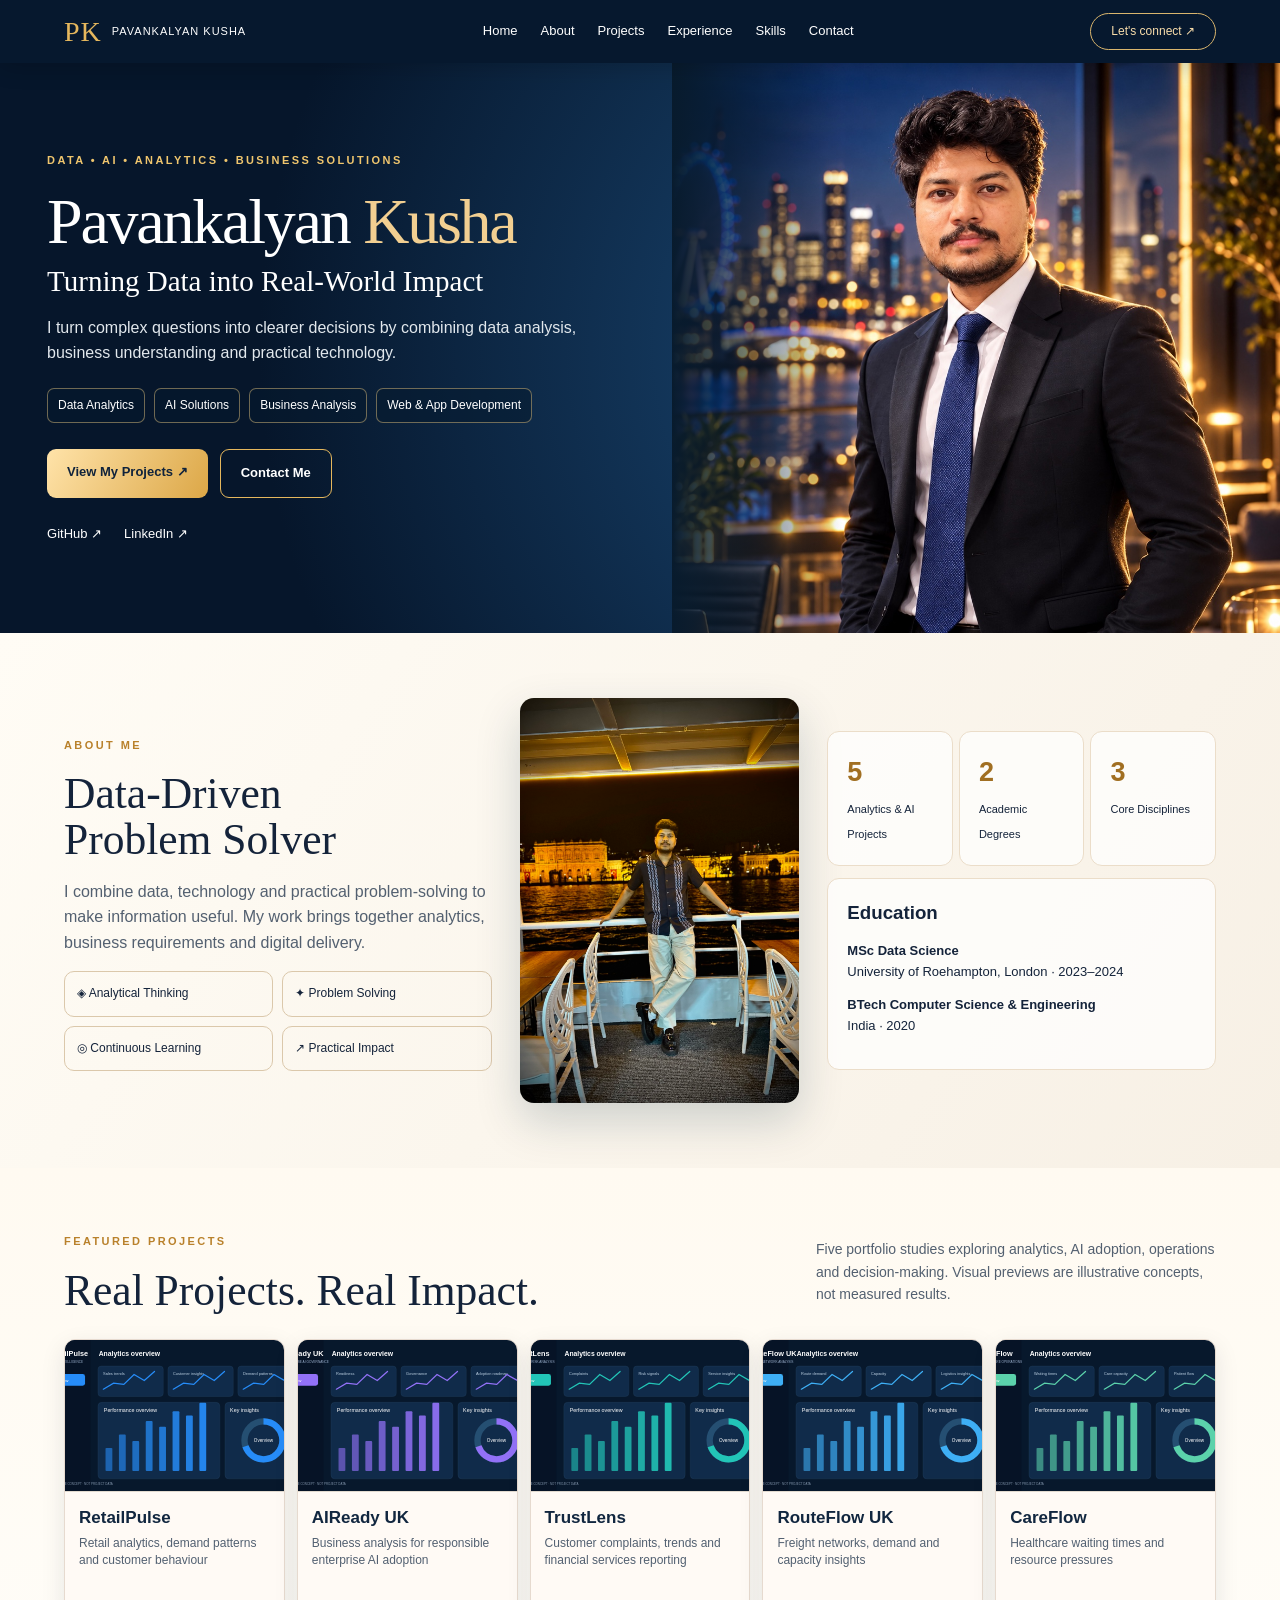
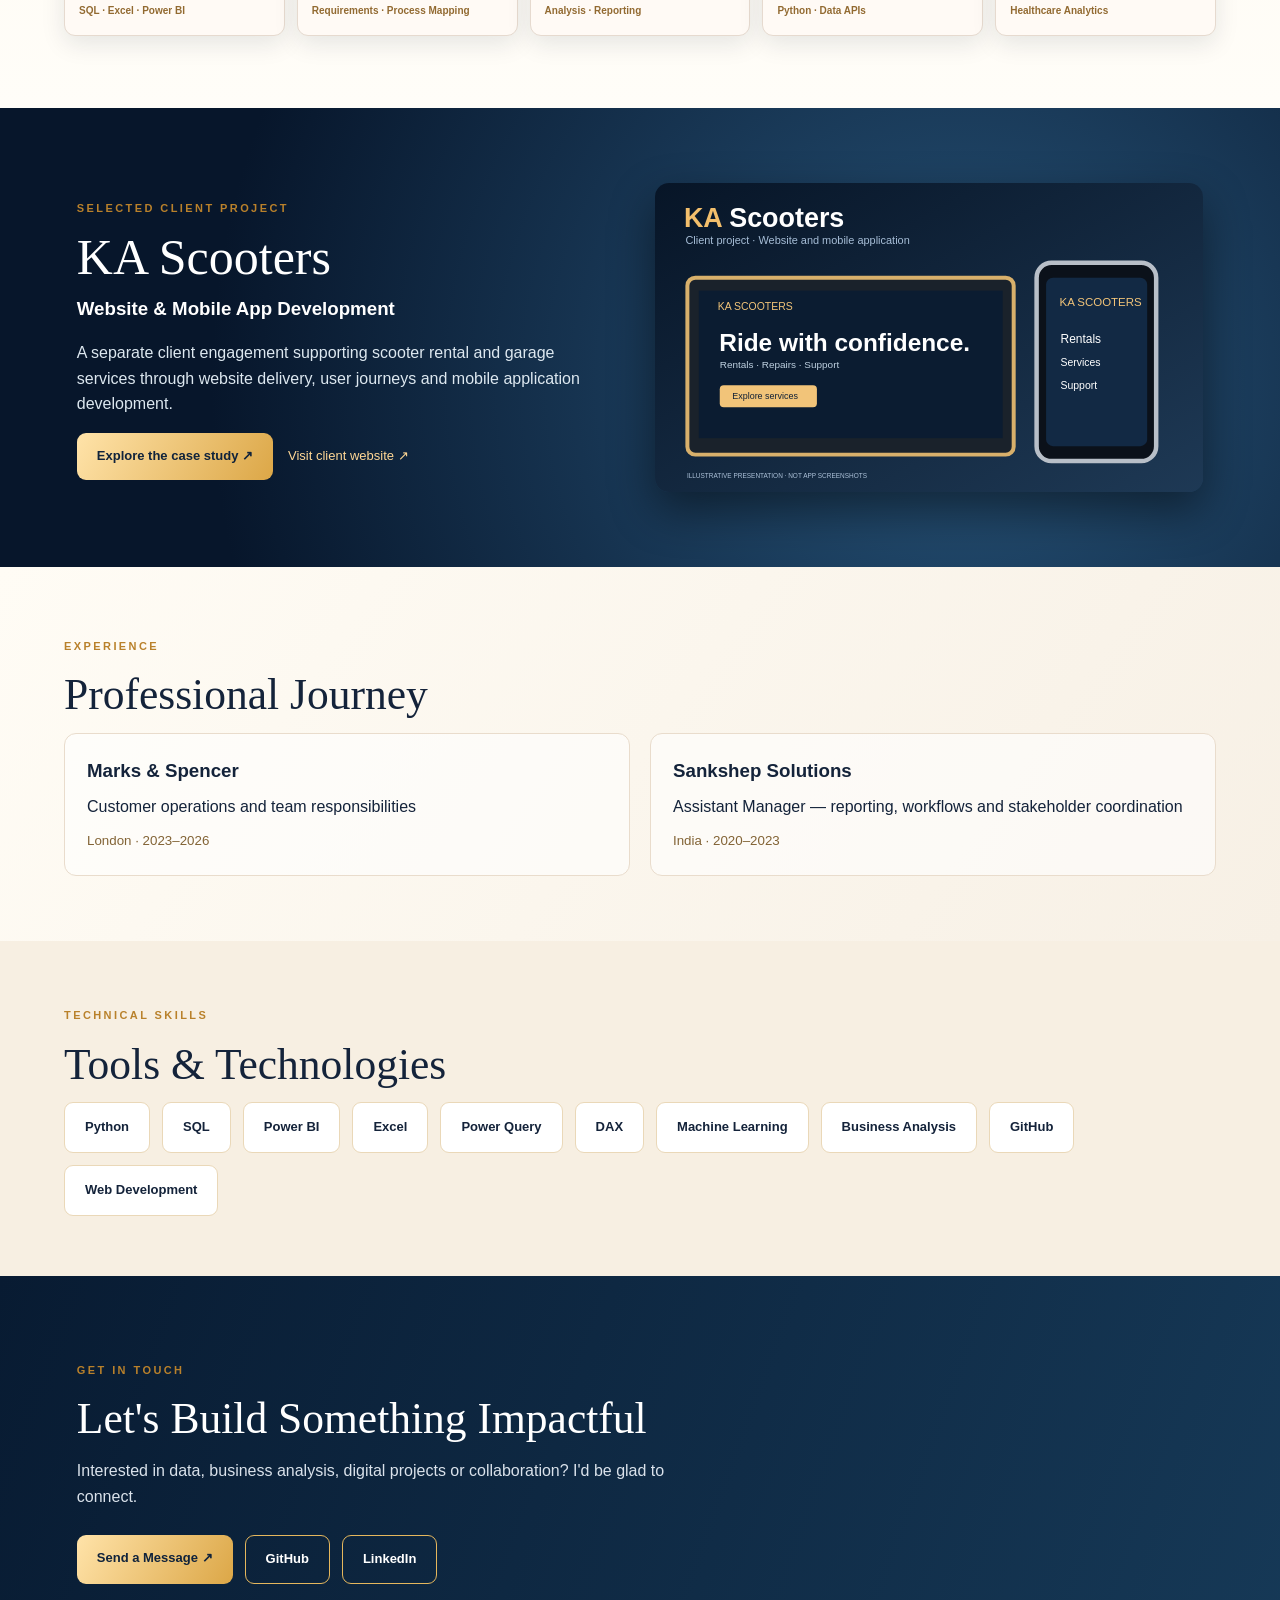
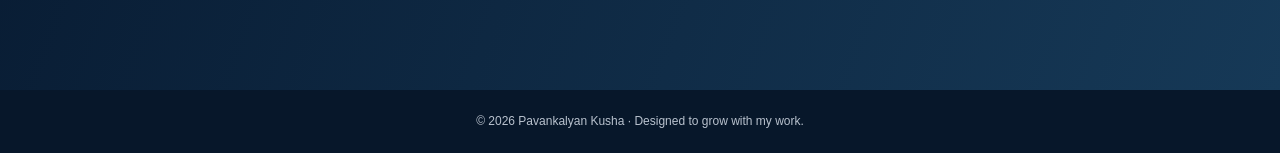
<file: index.html>
<!doctype html><html lang="en"><head><meta charset="UTF-8"><meta name="viewport" content="width=device-width,initial-scale=1"><meta name="description" content="Pavankalyan Kusha — data analytics, artificial intelligence and business solutions portfolio."><title>Pavankalyan Kusha | Data, AI & Business Solutions</title><link rel="stylesheet" href="style.css"></head><body><header class="nav"><a class="brand" href="#home"><b>PK</b><span>PAVANKALYAN KUSHA</span></a><nav><a href="#home">Home</a><a href="#about">About</a><a href="#projects">Projects</a><a href="#experience">Experience</a><a href="#skills">Skills</a><a href="#contact">Contact</a></nav><a class="topcontact" href="mailto:pavankalyankusha98@gmail.com">Let's connect ↗</a></header><main><section id="home" class="hero"><div class="hero-inner"><div class="hero-copy"><div class="eyebrow">DATA • AI • ANALYTICS • BUSINESS SOLUTIONS</div><h1>Pavankalyan <em>Kusha</em></h1><h2>Turning Data into Real-World Impact</h2><p>I turn complex questions into clearer decisions by combining data analysis, business understanding and practical technology.</p><div class="chips"><span>Data Analytics</span><span>AI Solutions</span><span>Business Analysis</span><span>Web & App Development</span></div><div class="actions"><a class="btn" href="#projects">View My Projects ↗</a><a class="btn outline" href="#contact">Contact Me</a></div><div class="socials"><a href="https://github.com/Pavankalyan45">GitHub ↗</a><a href="https://www.linkedin.com/in/pavankalyan-kusha-6b82432a0/">LinkedIn ↗</a></div></div><div class="hero-photo" role="img" aria-label="Portrait of Pavankalyan Kusha"></div></div></section><section id="about" class="light about"><div class="section-heading"><span class="eyebrow">ABOUT ME</span><h2>Data-Driven<br>Problem Solver</h2><p>I combine data, technology and practical problem-solving to make information useful. My work brings together analytics, business requirements and digital delivery.</p><div class="mini-grid"><span>◈ Analytical Thinking</span><span>✦ Problem Solving</span><span>◎ Continuous Learning</span><span>↗ Practical Impact</span></div></div><div class="about-photo" role="img" aria-label="Original photograph of Pavankalyan Kusha by the waterfront at night"></div><div class="about-facts"><div class="stat-row"><div><strong>5</strong><span>Analytics & AI Projects</span></div><div><strong>2</strong><span>Academic Degrees</span></div><div><strong>3</strong><span>Core Disciplines</span></div></div><div class="fact"><h3>Education</h3><p><b>MSc Data Science</b><br>University of Roehampton, London · 2023–2024</p><p><b>BTech Computer Science & Engineering</b><br>India · 2020</p></div></div></section><section id="projects" class="light projects"><div class="section-title"><div><span class="eyebrow">FEATURED PROJECTS</span><h2>Real Projects. Real Impact.</h2></div><p>Five portfolio studies exploring analytics, AI adoption, operations and decision-making. Visual previews are illustrative concepts, not measured results.</p></div><div class="project-grid"><a class="project" href="projects/retailpulse.html"><div class="visual v1" style="background-image:url('assets/retailpulse.svg')">▥ <span>SALES • CUSTOMER INTELLIGENCE</span></div><h3>RetailPulse</h3><p>Retail analytics, demand patterns and customer behaviour</p><small>SQL · Excel · Power BI</small></a><a class="project" href="projects/aiready-uk.html"><div class="visual v2" style="background-image:url('assets/aiready.svg')">✧ <span>AI ADOPTION & GOVERNANCE</span></div><h3>AIReady UK</h3><p>Business analysis for responsible enterprise AI adoption</p><small>Requirements · Process Mapping</small></a><a class="project" href="projects/trustlens.html"><div class="visual v3" style="background-image:url('assets/trustlens.svg')">◉ <span>CONDUCT RISK INTELLIGENCE</span></div><h3>TrustLens</h3><p>Customer complaints, trends and financial services reporting</p><small>Analysis · Reporting</small></a><a class="project" href="projects/routeflow-uk.html"><div class="visual v4" style="background-image:url('assets/routeflow.svg')">⌁ <span>LOGISTICS & CAPACITY</span></div><h3>RouteFlow UK</h3><p>Freight networks, demand and capacity insights</p><small>Python · Data APIs</small></a><a class="project" href="projects/careflow.html"><div class="visual v5" style="background-image:url('assets/careflow.svg')">✚ <span>EMERGENCY CARE INSIGHTS</span></div><h3>CareFlow</h3><p>Healthcare waiting times and resource pressures</p><small>Healthcare Analytics</small></a></div></section><section class="client"><div><span class="eyebrow">SELECTED CLIENT PROJECT</span><h2>KA Scooters</h2><h3>Website & Mobile App Development</h3><p>A separate client engagement supporting scooter rental and garage services through website delivery, user journeys and mobile application development.</p><a class="btn" href="projects/ka-scooters.html">Explore the case study ↗</a><a class="client-link" href="https://kascooters.co.uk">Visit client website ↗</a></div><div class="client-art"><img class="client-preview" src="assets/ka-scooters.svg" alt="Illustrative KA Scooters website and mobile concept artwork"></div></section><section id="experience" class="light experience"><span class="eyebrow">EXPERIENCE</span><h2>Professional Journey</h2><div class="experience-grid"><article><h3>Marks & Spencer</h3><p>Customer operations and team responsibilities</p><small>London · 2023–2026</small></article><article><h3>Sankshep Solutions</h3><p>Assistant Manager — reporting, workflows and stakeholder coordination</p><small>India · 2020–2023</small></article></div></section><section id="skills" class="skills"><span class="eyebrow">TECHNICAL SKILLS</span><h2>Tools & Technologies</h2><div class="skillgrid"><span>Python</span><span>SQL</span><span>Power BI</span><span>Excel</span><span>Power Query</span><span>DAX</span><span>Machine Learning</span><span>Business Analysis</span><span>GitHub</span><span>Web Development</span></div></section><section id="contact" class="contact"><span class="eyebrow">GET IN TOUCH</span><h2>Let's Build Something Impactful</h2><p>Interested in data, business analysis, digital projects or collaboration? I'd be glad to connect.</p><div class="actions"><a class="btn" href="mailto:pavankalyankusha98@gmail.com">Send a Message ↗</a><a class="btn outline" href="https://github.com/Pavankalyan45">GitHub</a><a class="btn outline" href="https://www.linkedin.com/in/pavankalyan-kusha-6b82432a0/">LinkedIn</a></div></section></main><footer>© 2026 Pavankalyan Kusha · Designed to grow with my work.</footer><script src="main.js" defer></script></body></html>
</file>
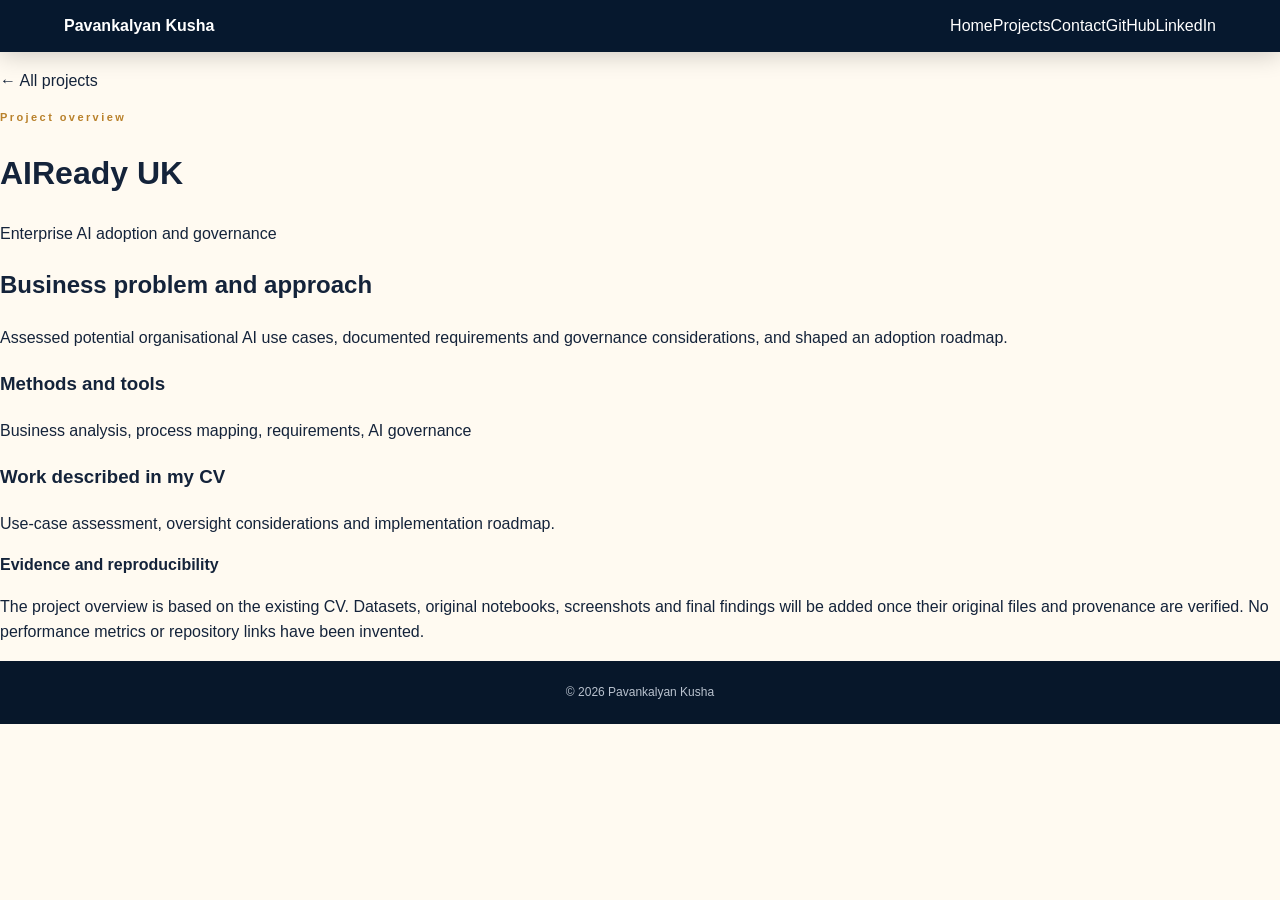
<file: projects/aiready-uk.html>
<!doctype html><html lang="en"><head><meta charset="utf-8"><meta name="viewport" content="width=device-width,initial-scale=1"><meta name="description" content="Pavankalyan Kusha — data analyst and business analyst portfolio"><title>AIReady UK | Pavankalyan Kusha</title><link rel="stylesheet" href="../style.css"></head><body><header class="nav"><strong>Pavankalyan Kusha</strong><div class="nav-links"><a href="../index.html">Home</a><a href="../index.html#projects">Projects</a><a href="../index.html#contact">Contact</a><a href="https://github.com/Pavankalyan45" target="_blank" rel="noopener">GitHub</a><a href="https://www.linkedin.com/in/pavankalyan-kusha-6b82432a0/" target="_blank" rel="noopener">LinkedIn</a></div></header><main><p><a href="../index.html#projects">← All projects</a></p><div class="eyebrow">Project overview</div><h1>AIReady UK</h1><p class="lead">Enterprise AI adoption and governance</p><section class="section"><h2>Business problem and approach</h2><p>Assessed potential organisational AI use cases, documented requirements and governance considerations, and shaped an adoption roadmap.</p><div class="detail"><h3>Methods and tools</h3><p>Business analysis, process mapping, requirements, AI governance</p><h3>Work described in my CV</h3><p>Use-case assessment, oversight considerations and implementation roadmap.</p></div></section><section class="notice"><strong>Evidence and reproducibility</strong><p>The project overview is based on the existing CV. Datasets, original notebooks, screenshots and final findings will be added once their original files and provenance are verified. No performance metrics or repository links have been invented.</p></section></main><footer>© 2026 Pavankalyan Kusha</footer><script defer src="../main.js"></script></body></html>
</file>
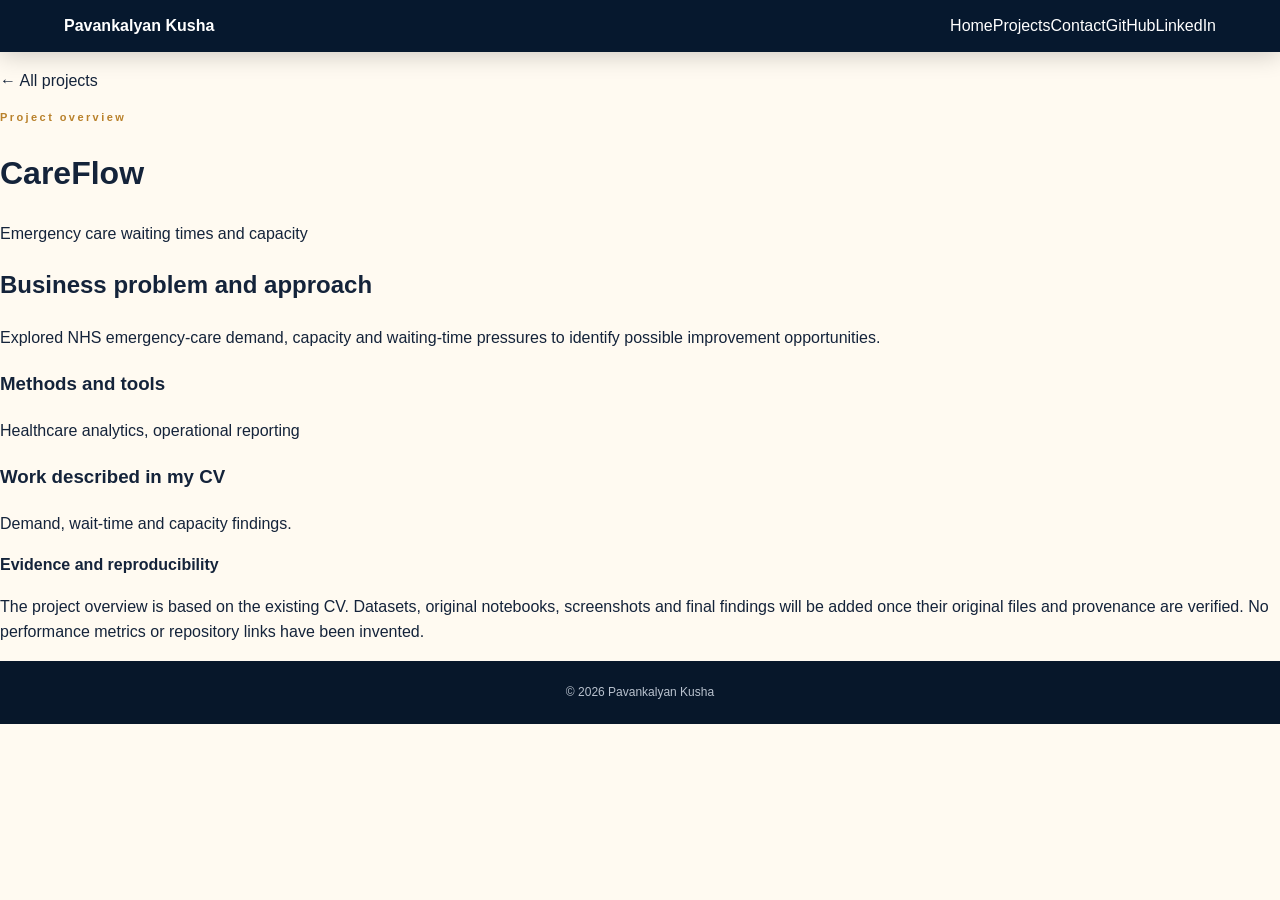
<file: projects/careflow.html>
<!doctype html><html lang="en"><head><meta charset="utf-8"><meta name="viewport" content="width=device-width,initial-scale=1"><meta name="description" content="Pavankalyan Kusha — data analyst and business analyst portfolio"><title>CareFlow | Pavankalyan Kusha</title><link rel="stylesheet" href="../style.css"></head><body><header class="nav"><strong>Pavankalyan Kusha</strong><div class="nav-links"><a href="../index.html">Home</a><a href="../index.html#projects">Projects</a><a href="../index.html#contact">Contact</a><a href="https://github.com/Pavankalyan45" target="_blank" rel="noopener">GitHub</a><a href="https://www.linkedin.com/in/pavankalyan-kusha-6b82432a0/" target="_blank" rel="noopener">LinkedIn</a></div></header><main><p><a href="../index.html#projects">← All projects</a></p><div class="eyebrow">Project overview</div><h1>CareFlow</h1><p class="lead">Emergency care waiting times and capacity</p><section class="section"><h2>Business problem and approach</h2><p>Explored NHS emergency-care demand, capacity and waiting-time pressures to identify possible improvement opportunities.</p><div class="detail"><h3>Methods and tools</h3><p>Healthcare analytics, operational reporting</p><h3>Work described in my CV</h3><p>Demand, wait-time and capacity findings.</p></div></section><section class="notice"><strong>Evidence and reproducibility</strong><p>The project overview is based on the existing CV. Datasets, original notebooks, screenshots and final findings will be added once their original files and provenance are verified. No performance metrics or repository links have been invented.</p></section></main><footer>© 2026 Pavankalyan Kusha</footer><script defer src="../main.js"></script></body></html>
</file>
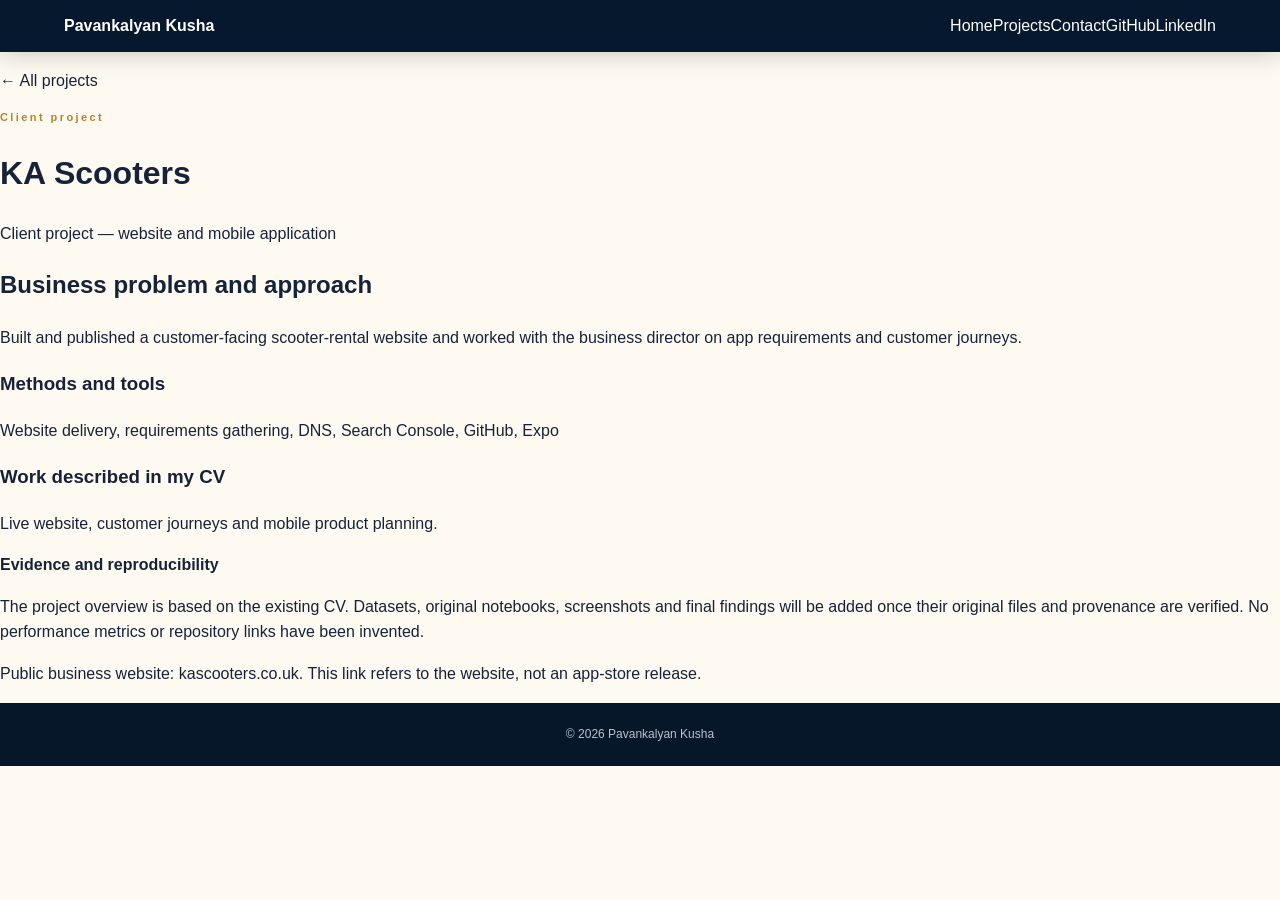
<file: projects/ka-scooters.html>
<!doctype html><html lang="en"><head><meta charset="utf-8"><meta name="viewport" content="width=device-width,initial-scale=1"><meta name="description" content="Pavankalyan Kusha — data analyst and business analyst portfolio"><title>KA Scooters | Pavankalyan Kusha</title><link rel="stylesheet" href="../style.css"></head><body><header class="nav"><strong>Pavankalyan Kusha</strong><div class="nav-links"><a href="../index.html">Home</a><a href="../index.html#projects">Projects</a><a href="../index.html#contact">Contact</a><a href="https://github.com/Pavankalyan45" target="_blank" rel="noopener">GitHub</a><a href="https://www.linkedin.com/in/pavankalyan-kusha-6b82432a0/" target="_blank" rel="noopener">LinkedIn</a></div></header><main><p><a href="../index.html#projects">← All projects</a></p><div class="eyebrow">Client project</div><h1>KA Scooters</h1><p class="lead">Client project — website and mobile application</p><section class="section"><h2>Business problem and approach</h2><p>Built and published a customer-facing scooter-rental website and worked with the business director on app requirements and customer journeys.</p><div class="detail"><h3>Methods and tools</h3><p>Website delivery, requirements gathering, DNS, Search Console, GitHub, Expo</p><h3>Work described in my CV</h3><p>Live website, customer journeys and mobile product planning.</p></div></section><section class="notice"><strong>Evidence and reproducibility</strong><p>The project overview is based on the existing CV. Datasets, original notebooks, screenshots and final findings will be added once their original files and provenance are verified. No performance metrics or repository links have been invented.</p></section><p>Public business website: <a href="https://kascooters.co.uk">kascooters.co.uk</a>. This link refers to the website, not an app-store release.</p></main><footer>© 2026 Pavankalyan Kusha</footer><script defer src="../main.js"></script></body></html>
</file>
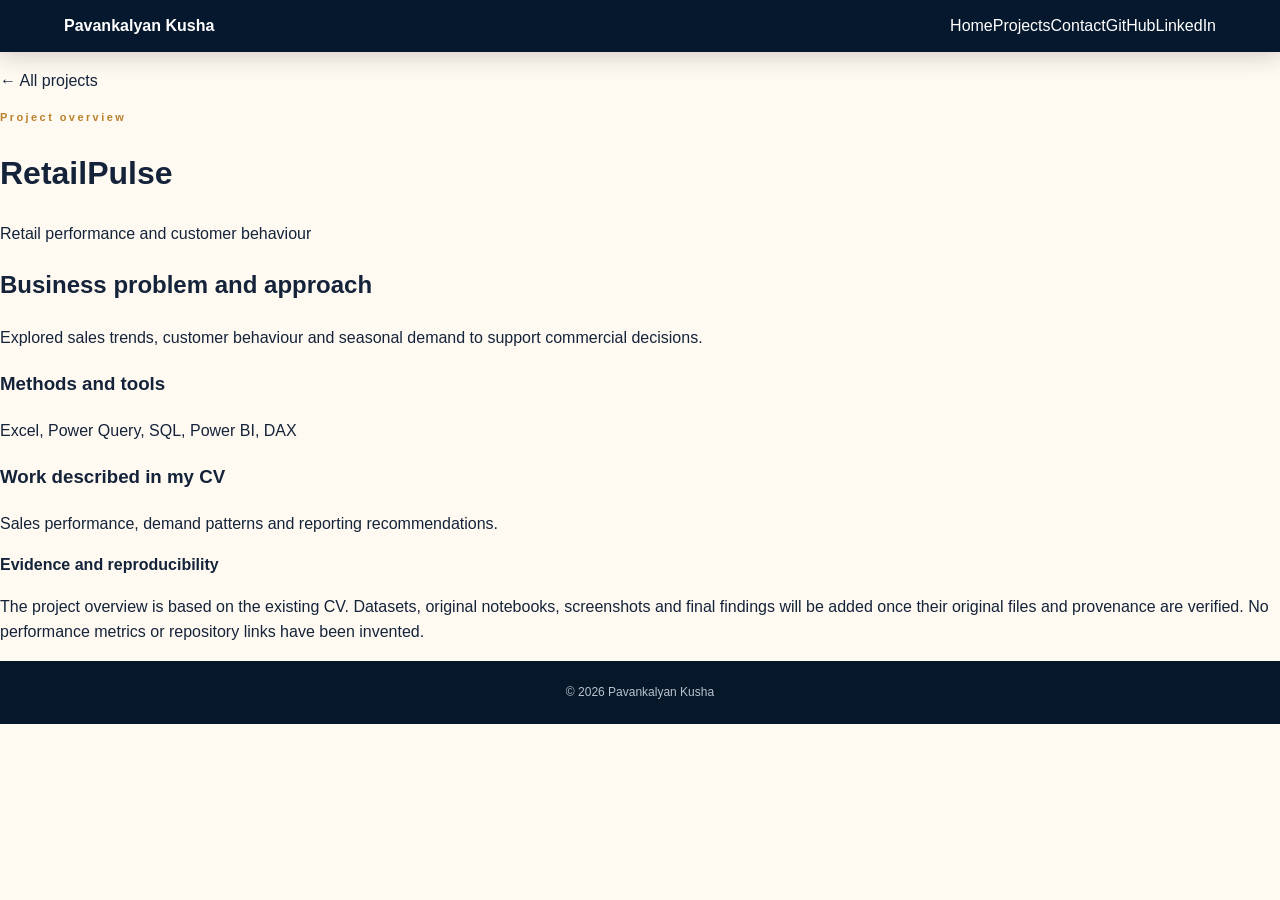
<file: projects/retailpulse.html>
<!doctype html><html lang="en"><head><meta charset="utf-8"><meta name="viewport" content="width=device-width,initial-scale=1"><meta name="description" content="Pavankalyan Kusha — data analyst and business analyst portfolio"><title>RetailPulse | Pavankalyan Kusha</title><link rel="stylesheet" href="../style.css"></head><body><header class="nav"><strong>Pavankalyan Kusha</strong><div class="nav-links"><a href="../index.html">Home</a><a href="../index.html#projects">Projects</a><a href="../index.html#contact">Contact</a><a href="https://github.com/Pavankalyan45" target="_blank" rel="noopener">GitHub</a><a href="https://www.linkedin.com/in/pavankalyan-kusha-6b82432a0/" target="_blank" rel="noopener">LinkedIn</a></div></header><main><p><a href="../index.html#projects">← All projects</a></p><div class="eyebrow">Project overview</div><h1>RetailPulse</h1><p class="lead">Retail performance and customer behaviour</p><section class="section"><h2>Business problem and approach</h2><p>Explored sales trends, customer behaviour and seasonal demand to support commercial decisions.</p><div class="detail"><h3>Methods and tools</h3><p>Excel, Power Query, SQL, Power BI, DAX</p><h3>Work described in my CV</h3><p>Sales performance, demand patterns and reporting recommendations.</p></div></section><section class="notice"><strong>Evidence and reproducibility</strong><p>The project overview is based on the existing CV. Datasets, original notebooks, screenshots and final findings will be added once their original files and provenance are verified. No performance metrics or repository links have been invented.</p></section></main><footer>© 2026 Pavankalyan Kusha</footer><script defer src="../main.js"></script></body></html>
</file>
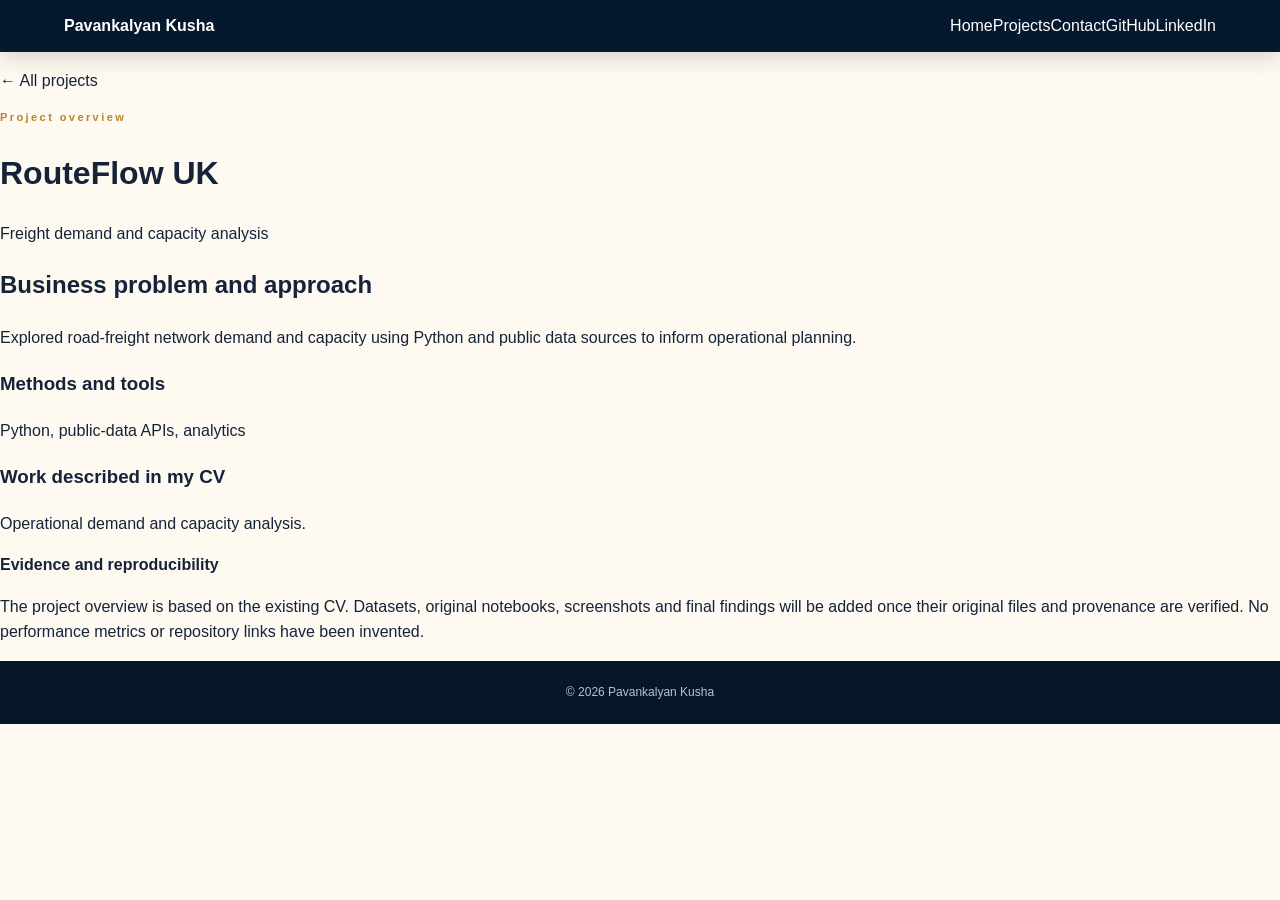
<file: projects/routeflow-uk.html>
<!doctype html><html lang="en"><head><meta charset="utf-8"><meta name="viewport" content="width=device-width,initial-scale=1"><meta name="description" content="Pavankalyan Kusha — data analyst and business analyst portfolio"><title>RouteFlow UK | Pavankalyan Kusha</title><link rel="stylesheet" href="../style.css"></head><body><header class="nav"><strong>Pavankalyan Kusha</strong><div class="nav-links"><a href="../index.html">Home</a><a href="../index.html#projects">Projects</a><a href="../index.html#contact">Contact</a><a href="https://github.com/Pavankalyan45" target="_blank" rel="noopener">GitHub</a><a href="https://www.linkedin.com/in/pavankalyan-kusha-6b82432a0/" target="_blank" rel="noopener">LinkedIn</a></div></header><main><p><a href="../index.html#projects">← All projects</a></p><div class="eyebrow">Project overview</div><h1>RouteFlow UK</h1><p class="lead">Freight demand and capacity analysis</p><section class="section"><h2>Business problem and approach</h2><p>Explored road-freight network demand and capacity using Python and public data sources to inform operational planning.</p><div class="detail"><h3>Methods and tools</h3><p>Python, public-data APIs, analytics</p><h3>Work described in my CV</h3><p>Operational demand and capacity analysis.</p></div></section><section class="notice"><strong>Evidence and reproducibility</strong><p>The project overview is based on the existing CV. Datasets, original notebooks, screenshots and final findings will be added once their original files and provenance are verified. No performance metrics or repository links have been invented.</p></section></main><footer>© 2026 Pavankalyan Kusha</footer><script defer src="../main.js"></script></body></html>
</file>
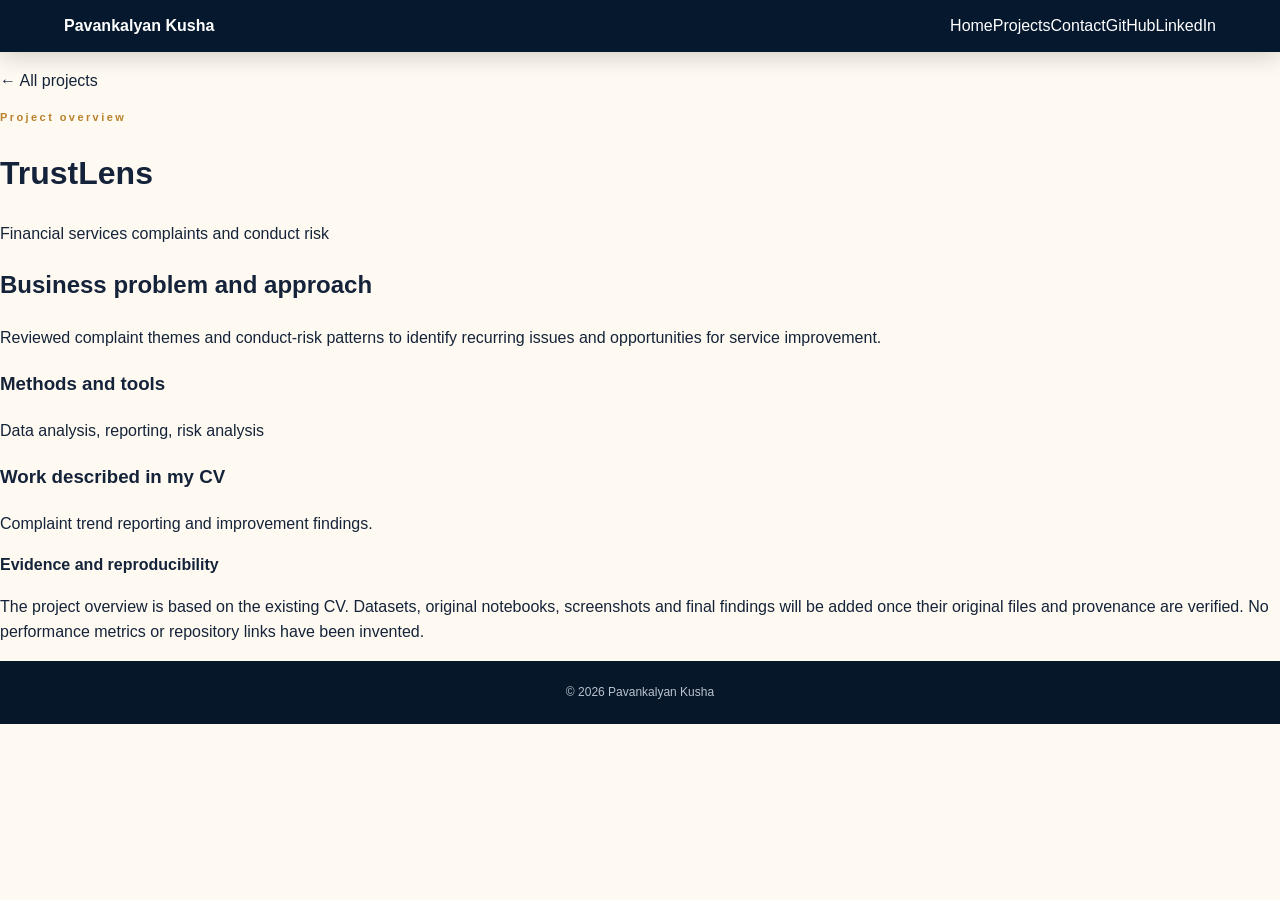
<file: projects/trustlens.html>
<!doctype html><html lang="en"><head><meta charset="utf-8"><meta name="viewport" content="width=device-width,initial-scale=1"><meta name="description" content="Pavankalyan Kusha — data analyst and business analyst portfolio"><title>TrustLens | Pavankalyan Kusha</title><link rel="stylesheet" href="../style.css"></head><body><header class="nav"><strong>Pavankalyan Kusha</strong><div class="nav-links"><a href="../index.html">Home</a><a href="../index.html#projects">Projects</a><a href="../index.html#contact">Contact</a><a href="https://github.com/Pavankalyan45" target="_blank" rel="noopener">GitHub</a><a href="https://www.linkedin.com/in/pavankalyan-kusha-6b82432a0/" target="_blank" rel="noopener">LinkedIn</a></div></header><main><p><a href="../index.html#projects">← All projects</a></p><div class="eyebrow">Project overview</div><h1>TrustLens</h1><p class="lead">Financial services complaints and conduct risk</p><section class="section"><h2>Business problem and approach</h2><p>Reviewed complaint themes and conduct-risk patterns to identify recurring issues and opportunities for service improvement.</p><div class="detail"><h3>Methods and tools</h3><p>Data analysis, reporting, risk analysis</p><h3>Work described in my CV</h3><p>Complaint trend reporting and improvement findings.</p></div></section><section class="notice"><strong>Evidence and reproducibility</strong><p>The project overview is based on the existing CV. Datasets, original notebooks, screenshots and final findings will be added once their original files and provenance are verified. No performance metrics or repository links have been invented.</p></section></main><footer>© 2026 Pavankalyan Kusha</footer><script defer src="../main.js"></script></body></html>
</file>
<file: style.css>
:root{--navy:#071a31;--navy2:#102a49;--cream:#fffaf1;--gold:#e5b75d;--ink:#14233a}*{box-sizing:border-box}html{scroll-behavior:smooth}body{margin:0;font:16px/1.6 'Segoe UI',Arial,sans-serif;color:var(--ink);background:var(--cream)}a{text-decoration:none;color:inherit}.nav{background:#06182e;display:flex;align-items:center;justify-content:space-between;gap:20px;padding:13px 5%;color:white;position:sticky;top:0;z-index:20;box-shadow:0 3px 25px #0003}.brand{display:flex;gap:10px;align-items:center;font-size:11px;letter-spacing:.09em}.brand b{font:28px Georgia,serif;color:var(--gold)}nav{display:flex;gap:23px;font-size:13px}nav a:hover,.socials a:hover{color:var(--gold)}.topcontact{border:1px solid #d9b56d;padding:8px 20px;border-radius:30px;font-size:12px;color:#f9ddab}.hero{background:radial-gradient(circle at 75% 50%,#1b4b79,#06162b 70%);color:white;overflow:hidden}.hero-inner{max-width:1450px;margin:auto;min-height:570px;display:grid;grid-template-columns:1.05fr .95fr;align-items:center;position:relative}.hero-copy{padding:65px 7%;position:relative;z-index:2}.eyebrow{color:#b9812b;font-size:11px;letter-spacing:.22em;font-weight:800}.hero .eyebrow{color:#f0c66e}.hero h1{font:clamp(45px,5vw,82px)/1.02 Georgia,serif;margin:20px 0 8px;letter-spacing:-.035em}.hero h1 em{font-style:normal;color:#f2cf91}.hero h2{font:clamp(21px,2.4vw,29px)/1.25 Georgia,serif;margin:0}.hero p{max-width:540px;color:#e2e8ed}.hero-photo{height:100%;min-height:560px;background-image:linear-gradient(90deg,#081b2d 0%,transparent 28%),url('hero-original.jpg');background-position:center,center 23%;background-size:cover;background-repeat:no-repeat}.chips{display:flex;flex-wrap:wrap;gap:9px;margin:22px 0}.chips span{border:1px solid #e8c78277;border-radius:7px;font-size:12px;padding:7px 10px;background:#061a2f8c}.actions{display:flex;flex-wrap:wrap;gap:12px;margin:26px 0}.btn{display:inline-block;background:linear-gradient(120deg,#ffe3a9,#dca747);color:#10233b;padding:13px 20px;border-radius:9px;font-weight:700;font-size:13px;transition:transform .2s}.btn:hover{transform:translateY(-3px)}.btn.outline{border:1px solid var(--gold);background:transparent;color:inherit}.socials{display:flex;gap:22px;font-size:13px}.light{background:linear-gradient(125deg,#fffcf5,#f7f0e5)}.about{display:grid;grid-template-columns:1.1fr .72fr 1fr;gap:28px;align-items:center;padding:65px 5%;max-width:1600px;margin:auto}.section-heading h2,.section-title h2,.experience h2,.skills h2,.contact h2{font:clamp(30px,3.4vw,49px)/1.05 Georgia,serif;margin:15px 0}.section-heading>p{color:#536070}.mini-grid{display:grid;grid-template-columns:1fr 1fr;gap:9px}.mini-grid span{font-size:12px;border-radius:10px;border:1px solid #dbc8ab;padding:12px}.about-photo{height:405px;border-radius:14px;background:#d9e3eb url('about-original.jpg') center 34%/cover no-repeat;box-shadow:0 18px 45px #0b2e4730}.stat-row{display:grid;grid-template-columns:repeat(3,1fr);gap:6px}.stat-row div,.fact{background:#ffffffbb;border:1px solid #ebddc9;border-radius:12px;padding:19px}.stat-row strong{display:block;font-size:27px;color:#a16f22}.stat-row span{font-size:11px}.fact{margin-top:12px}.fact h3{margin:0}.fact p{font-size:13px}.projects{padding:65px 5%;max-width:1600px;margin:auto}.section-title{display:flex;justify-content:space-between;gap:20px}.section-title p{max-width:400px;font-size:14px;color:#536070}.project-grid{display:grid;grid-template-columns:repeat(5,1fr);gap:13px}.project{background:white;border:1px solid #e9dcc8;border-radius:13px;overflow:hidden;box-shadow:0 14px 25px #172a400b;transition:transform .2s}.project:hover{transform:translateY(-7px)}.visual{height:140px;display:flex;flex-direction:column;justify-content:center;align-items:center;color:white;font-size:58px;background:linear-gradient(135deg,#0b2144,#245c92)}.visual span{font-size:8px;letter-spacing:.14em}.v2{background:linear-gradient(135deg,#1b1243,#6152ae)}.v3{background:linear-gradient(135deg,#112b34,#218a87)}.v4{background:linear-gradient(135deg,#13364e,#719ac0)}.v5{background:linear-gradient(135deg,#113049,#54a8be)}.project h3,.project p,.project small{display:block;margin:10px 14px}.project h3{font-size:17px}.project p{font-size:12px;min-height:58px;color:#526071}.project small{font-size:10px;color:#a17435;margin-bottom:16px}.client{background:radial-gradient(circle at 75% 60%,#265277,#07162b 75%);color:white;padding:75px 6%;display:grid;grid-template-columns:1fr 1fr;align-items:center;gap:30px}.client h2{font:50px Georgia,serif;margin:8px 0}.client h3{margin:0}.client p{max-width:530px;color:#dde8f0}.client-link{font-size:13px;margin:15px;color:#ffd795}.client-art{min-height:270px;display:grid;place-items:center}.device{border:9px solid #14191e;border-radius:17px;padding:28px;text-align:center;background:linear-gradient(125deg,#ffffff,#e1e6ed);color:#15243c;font-weight:900;box-shadow:18px 20px 0 #c29c5a66}.device small{display:block}.scooter{font-size:90px;color:#7c8d9b}.experience{padding:65px 5%}.experience-grid{display:grid;grid-template-columns:1fr 1fr;gap:20px}.experience-grid article{border:1px solid #e9dccc;border-radius:12px;padding:22px;background:#fff9}.experience-grid h3{margin:0}.experience-grid p{margin:8px 0}.experience-grid small{color:#826335}.skills{padding:60px 5%;background:#f7efe2}.skillgrid{display:flex;flex-wrap:wrap;gap:12px}.skillgrid span{background:#fff;border:1px solid #ead8b8;border-radius:9px;padding:14px 20px;font-weight:700;font-size:13px}.contact{padding:80px 6%;background:linear-gradient(110deg,#081b32,#163957);color:#fff}.contact p{max-width:610px;color:#dae2eb}footer{background:#07172a;color:#b9c2ce;text-align:center;padding:22px;font-size:12px}a:focus-visible{outline:2px solid #e5b75d;outline-offset:3px}@media(max-width:1050px){.project-grid{grid-template-columns:repeat(3,1fr)}.about{grid-template-columns:1fr 1fr}.about-facts{grid-column:1/-1}}@media(max-width:700px){.nav{flex-wrap:wrap}nav{width:100%;overflow-x:auto;gap:14px;white-space:nowrap}.topcontact{display:none}.hero-inner{grid-template-columns:1fr}.hero-copy{padding:60px 6% 30px}.hero-photo{min-height:400px;grid-row:1;background-size:cover;background-position:center 22%;mask-image:linear-gradient(#000 70%,transparent)}.about{grid-template-columns:1fr;padding:45px 6%}.about-photo{height:440px}.about-facts{grid-column:auto}.project-grid{grid-template-columns:1fr 1fr}.section-title{display:block}.client{grid-template-columns:1fr}.experience-grid{grid-template-columns:1fr}}@media(max-width:440px){.project-grid{grid-template-columns:1fr}.hero h1{font-size:43px}}@media(prefers-reduced-motion:reduce){html{scroll-behavior:auto}*{transition:none!important}}
/* Portfolio visual refinement — editorial project cards */
.projects{background:linear-gradient(180deg,#fffaf1 0%,#fffdf8 100%);padding-top:56px;padding-bottom:72px}
.projects .section-title{align-items:end;margin-bottom:20px}
.projects .section-title h2{margin-bottom:6px}
.project-grid{gap:12px}
.project{position:relative;border:1px solid #e6dacf;background:#fffaf5;border-radius:11px;box-shadow:0 8px 24px rgba(12,30,49,.10);overflow:hidden}
.project .visual{height:152px;position:relative;font-size:0;overflow:hidden;border-bottom:1px solid #e2dacf}
.project .visual:before{content:"";width:82%;height:83%;position:absolute;top:11%;left:9%;border-radius:7px;background:linear-gradient(180deg,#142c49 0 20%,#101f34 20% 100%);border:1px solid #819ab480;box-shadow:0 6px 16px #0007}
.project .visual:after{content:"▂ ▅ ▃ ▇ ▄ ▆ ▂";position:absolute;top:43%;left:19%;font:700 24px/1 ui-monospace,monospace;letter-spacing:3px;color:#57a6f4;text-shadow:0 0 12px #3d9dd688}
.project .visual span{position:absolute;top:24%;left:19%;z-index:1;font-size:7px;font-weight:700;letter-spacing:.12em;color:#e3edfa}
.project .v2:after{content:"◉  ◈  ◎  ◉";color:#c4a6ff}.project .v3:after{content:"▇ ▂ ▄ ▆ ▃ ▅";color:#5bddc0}
.project .v4:after{content:"╱──╲──╱";color:#80c6ed}.project .v5:after{content:"＋  ▃▅▇  ♡";color:#a4cffe}
.project h3{margin-top:12px;margin-bottom:3px;color:#11263f}
.project p{min-height:58px;margin-top:0;font-size:12px;line-height:1.45}
.project small{color:#926a31;font-weight:700}
@media(max-width:700px){.projects .section-title{display:block}.project .visual{height:155px}}

/* Project preview imagery */
.project .visual{background-size:cover!important;background-position:center!important}
.project .visual:before,.project .visual:after,.project .visual span{display:none!important}
.client-preview{display:block;width:100%;max-width:740px;height:auto;border-radius:14px;box-shadow:0 18px 45px #0007}
</file>
